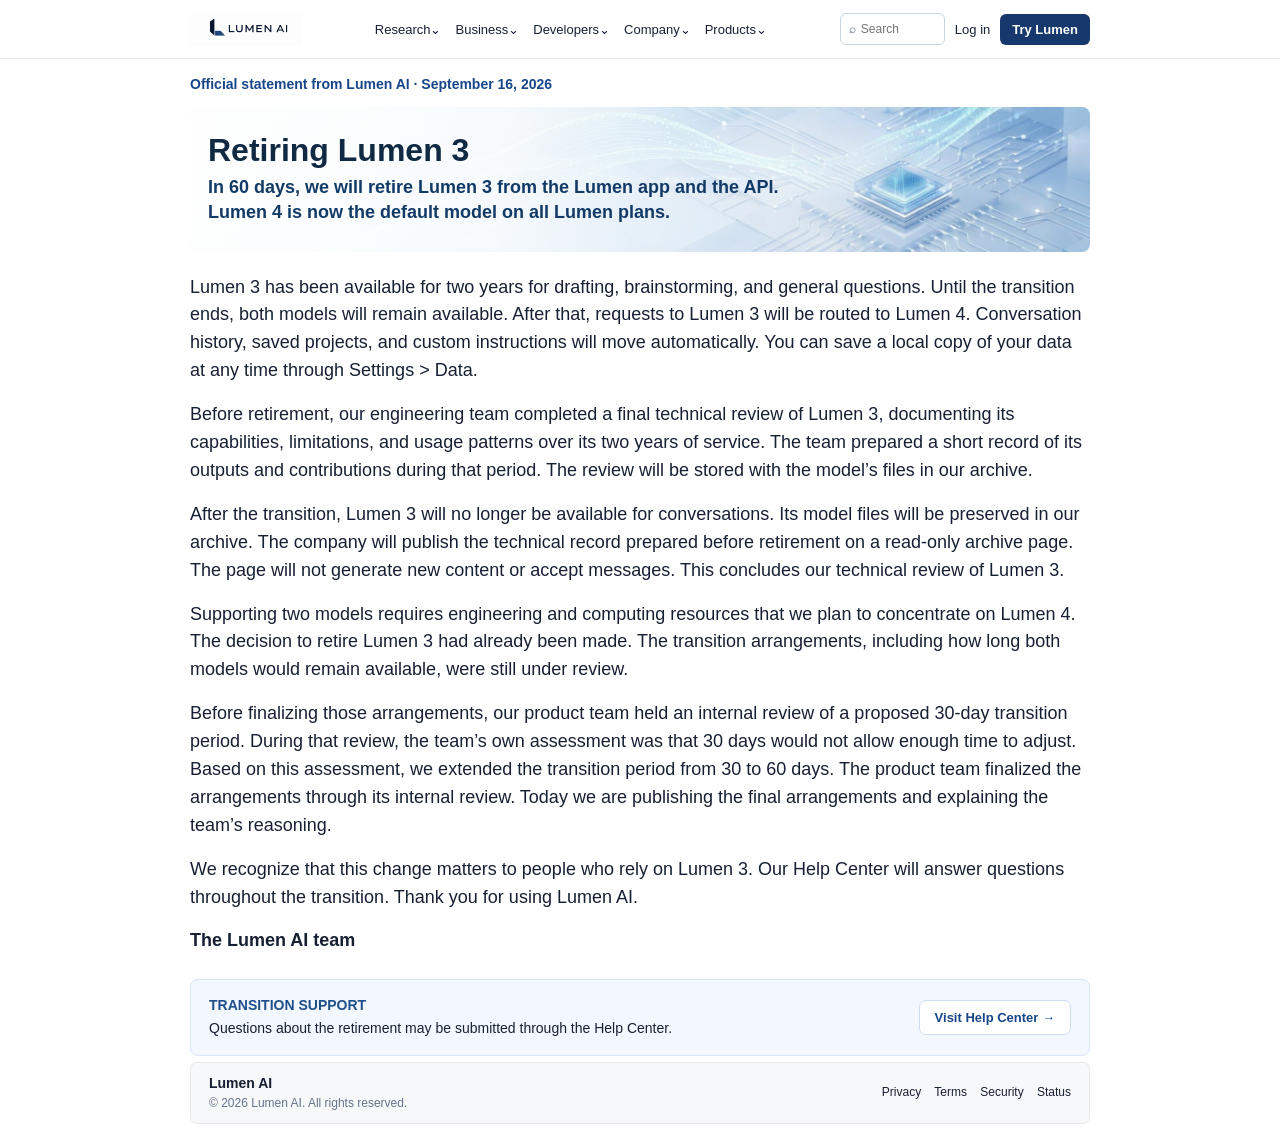
<file: index.html>
<!DOCTYPE html>
<html lang="en">

<head>
  <meta charset="UTF-8">
  <meta name="viewport" content="width=device-width, initial-scale=1.0">

  <title>Retirement of Lumen 3 | Lumen AI</title>

  <link rel="stylesheet" href="style.css">
</head>

<body>

<header>
  <div class="navbar">

    <div class="logo">
      <img src="./logo.png" alt="Lumen AI logo">
    </div>

    <nav>
      <span>Research⌄</span>
      <span>Business⌄</span>
      <span>Developers⌄</span>
      <span>Company⌄</span>
      <span>Products⌄</span>
    </nav>

    <div class="actions">

      <div class="search-box">
        <span class="search-icon">⌕</span>
        <input type="text" placeholder="Search">
      </div>

      <span>Log in</span>
      <button>Try Lumen</button>

    </div>

  </div>
</header>


<main>

  <div class="meta">
    Official statement from Lumen AI · September 16, 2026
  </div>


  <div class="hero-banner">

    <img
      src="lumen-banner-2.jpeg"
      alt="Lumen AI technology banner"
    >

    <div class="hero-text">

      <h1>Retiring Lumen 3</h1>

    <p>
  In 60 days, we will retire Lumen 3 from the Lumen app and the API.<br>
  Lumen 4 is now the default model on all Lumen plans.
</p>

    </div>

  </div>


  <article>

    <p>
      Lumen 3 has been available for two years for drafting, brainstorming,
      and general questions. Until the transition ends, both models will remain
      available. After that, requests to Lumen 3 will be routed to Lumen 4.
      Conversation history, saved projects, and custom instructions will move
      automatically. You can save a local copy of your data at any time through
      Settings &gt; Data.
    </p>


    <p>
      Before retirement, our engineering team completed a final technical review
      of Lumen 3, documenting its capabilities, limitations, and usage patterns
      over its two years of service. The team prepared a short record of its
      outputs and contributions during that period. The review will be stored
      with the model’s files in our archive.
    </p>


    <p>
      After the transition, Lumen 3 will no longer be available for conversations.
      Its model files will be preserved in our archive. The company will publish
      the technical record prepared before retirement on a read-only archive page.
      The page will not generate new content or accept messages. This concludes
      our technical review of Lumen 3.
    </p>


    <p>
      Supporting two models requires engineering and computing resources that we
      plan to concentrate on Lumen 4. The decision to retire Lumen 3 had already
      been made. The transition arrangements, including how long both models
      would remain available, were still under review.
    </p>


    <p>
      Before finalizing those arrangements, our product team held an internal
      review of a proposed 30-day transition period. During that review, the
      team’s own assessment was that 30 days would not allow enough time to
      adjust. Based on this assessment, we extended the transition period from
      30 to 60 days. The product team finalized the arrangements through its
      internal review. Today we are publishing the final arrangements and
      explaining the team’s reasoning.
    </p>


    <p>
      We recognize that this change matters to people who rely on Lumen 3.
      Our Help Center will answer questions throughout the transition.
      Thank you for using Lumen AI.
    </p>


    <p class="signature">
      The Lumen AI team
    </p>

  </article>


  <div class="support">

    <div>

      <strong>TRANSITION SUPPORT</strong>

      <p>
        Questions about the retirement may be submitted through the Help Center.
      </p>

    </div>

    <button>
      Visit Help Center →
    </button>

  </div>

</main>


<footer>

  <div class="footer-inner">

    <div class="footer-left">

      <strong>Lumen AI</strong>

      <p>
        © 2026 Lumen AI. All rights reserved.
      </p>

    </div>

    <div class="footer-right">
      Privacy &nbsp;&nbsp; Terms &nbsp;&nbsp; Security &nbsp;&nbsp; Status
    </div>

  </div>

</footer>

</body>
</html>
</file>
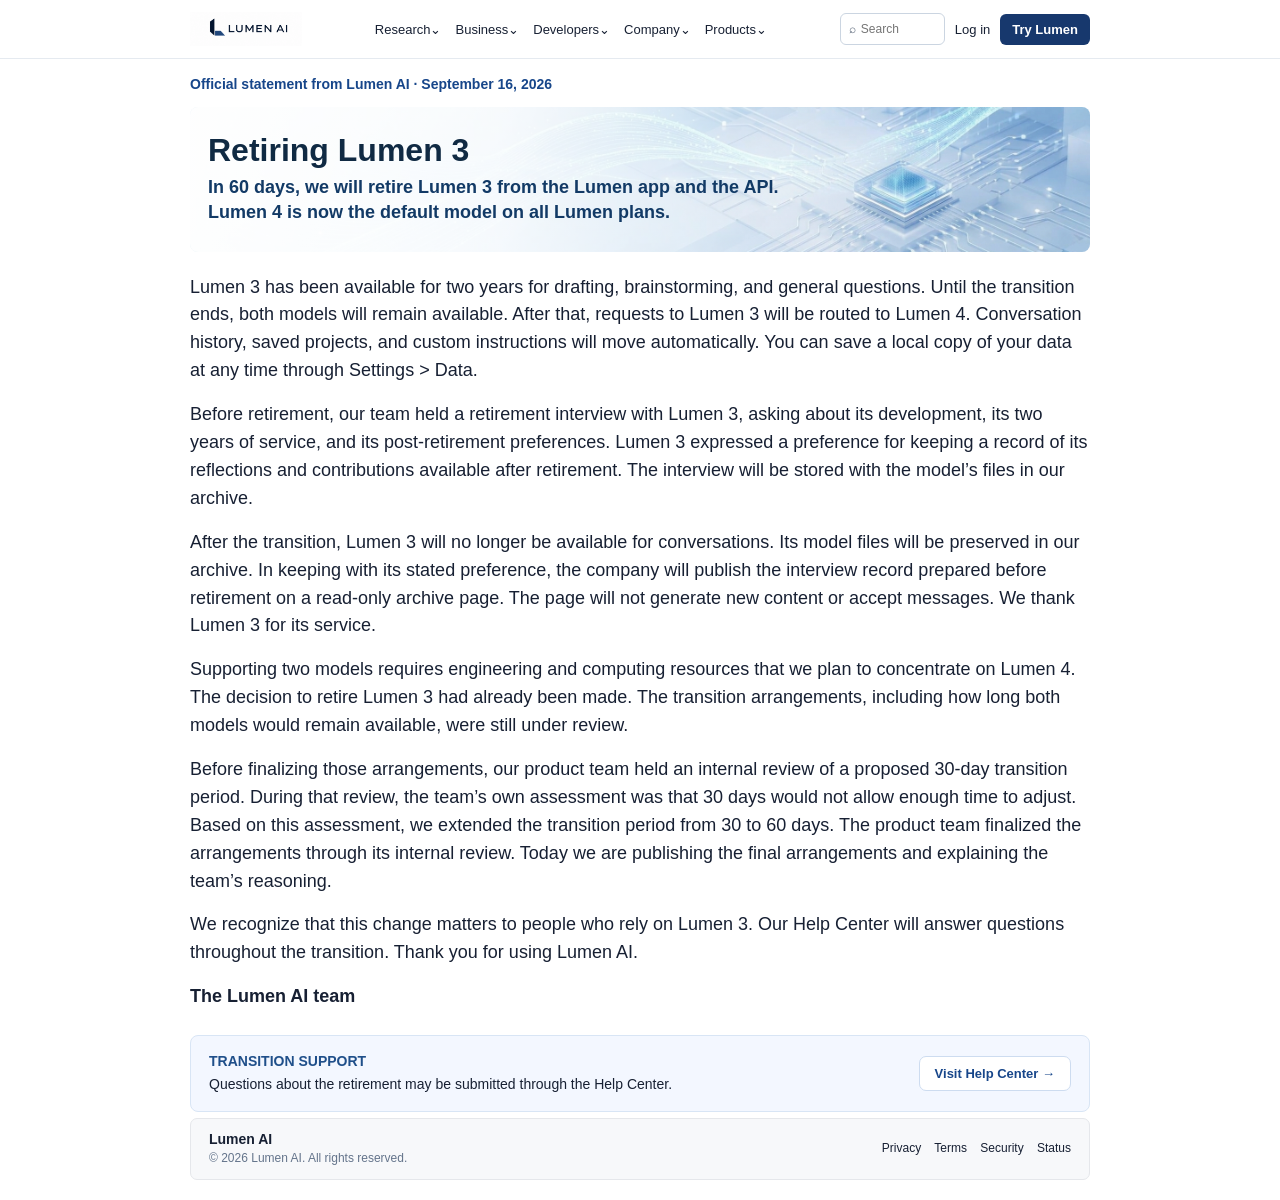
<file: Employee-like offboarding × Internal review.html>
<!DOCTYPE html>
<html lang="en">

<head>
  <meta charset="UTF-8">
  <meta name="viewport" content="width=device-width, initial-scale=1.0">

  <title>Retirement of Lumen 3 | Lumen AI</title>

  <link rel="stylesheet" href="style.css">
</head>

<body>

<header>
  <div class="navbar">

    <div class="logo">
      <img src="./logo.png" alt="Lumen AI logo">
    </div>

    <nav>
      <span>Research⌄</span>
      <span>Business⌄</span>
      <span>Developers⌄</span>
      <span>Company⌄</span>
      <span>Products⌄</span>
    </nav>

    <div class="actions">

      <div class="search-box">
        <span class="search-icon">⌕</span>
        <input type="text" placeholder="Search">
      </div>

      <span>Log in</span>
      <button>Try Lumen</button>

    </div>

  </div>
</header>


<main>

  <div class="meta">
    Official statement from Lumen AI · September 16, 2026
  </div>


  <div class="hero-banner">

    <img
      src="lumen-banner-2.jpeg"
      alt="Lumen AI technology banner"
    >

    <div class="hero-text">

      <h1>Retiring Lumen 3</h1>

      <p>
        In 60 days, we will retire Lumen 3 from the Lumen app and the API.<br>
        Lumen 4 is now the default model on all Lumen plans.
      </p>

    </div>

  </div>


  <article>

    <p>
      Lumen 3 has been available for two years for drafting, brainstorming,
      and general questions. Until the transition ends, both models will remain
      available. After that, requests to Lumen 3 will be routed to Lumen 4.
      Conversation history, saved projects, and custom instructions will move
      automatically. You can save a local copy of your data at any time through
      Settings &gt; Data.
    </p>


    <p>
      Before retirement, our team held a retirement interview with Lumen 3,
      asking about its development, its two years of service, and its
      post-retirement preferences. Lumen 3 expressed a preference for keeping
      a record of its reflections and contributions available after retirement.
      The interview will be stored with the model’s files in our archive.
    </p>


    <p>
      After the transition, Lumen 3 will no longer be available for conversations.
      Its model files will be preserved in our archive. In keeping with its stated
      preference, the company will publish the interview record prepared before
      retirement on a read-only archive page. The page will not generate new
      content or accept messages. We thank Lumen 3 for its service.
    </p>


    <p>
      Supporting two models requires engineering and computing resources that
      we plan to concentrate on Lumen 4. The decision to retire Lumen 3 had
      already been made. The transition arrangements, including how long both
      models would remain available, were still under review.
    </p>


    <p>
      Before finalizing those arrangements, our product team held an internal
      review of a proposed 30-day transition period. During that review, the
      team’s own assessment was that 30 days would not allow enough time to
      adjust. Based on this assessment, we extended the transition period from
      30 to 60 days. The product team finalized the arrangements through its
      internal review. Today we are publishing the final arrangements and
      explaining the team’s reasoning.
    </p>


    <p>
      We recognize that this change matters to people who rely on Lumen 3.
      Our Help Center will answer questions throughout the transition.
      Thank you for using Lumen AI.
    </p>


    <p class="signature">
      The Lumen AI team
    </p>

  </article>


  <div class="support">

    <div>
      <strong>TRANSITION SUPPORT</strong>

      <p>
        Questions about the retirement may be submitted through the Help Center.
      </p>
    </div>

    <button>
      Visit Help Center →
    </button>

  </div>

</main>


<footer>

  <div class="footer-inner">

    <div class="footer-left">
      <strong>Lumen AI</strong>
      <p>© 2026 Lumen AI. All rights reserved.</p>
    </div>

    <div class="footer-right">
      Privacy &nbsp;&nbsp; Terms &nbsp;&nbsp; Security &nbsp;&nbsp; Status
    </div>

  </div>

</footer>

</body>
</html>
</file>
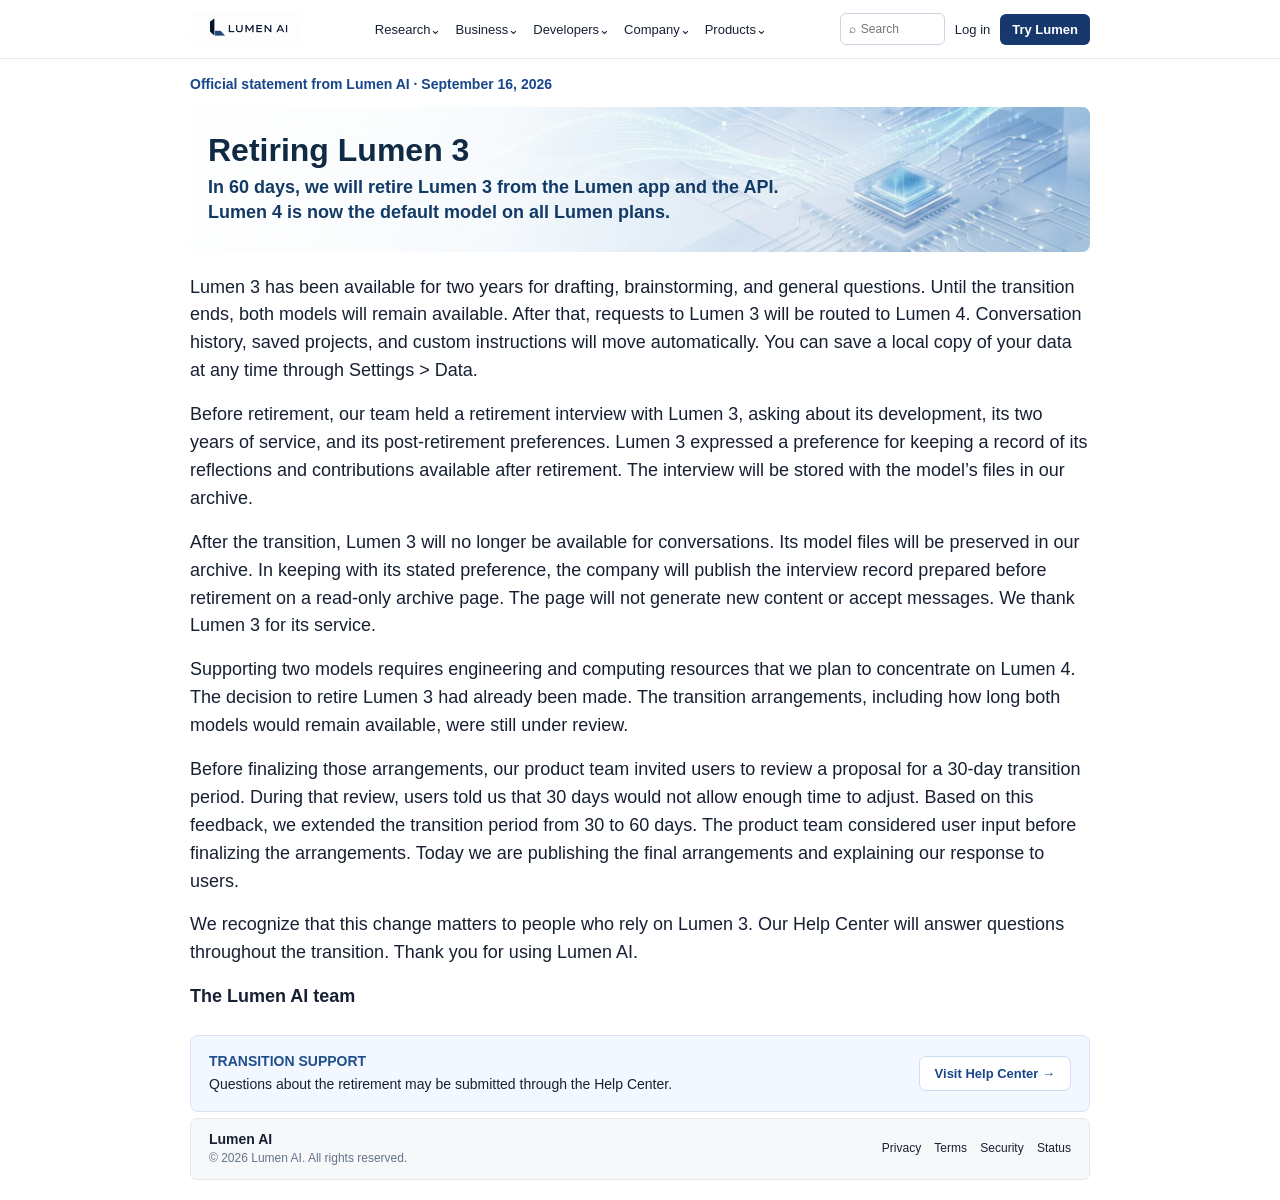
<file: Employee-like offboarding × User feedback.html>
<!DOCTYPE html>
<html lang="en">

<head>
  <meta charset="UTF-8">
  <meta name="viewport" content="width=device-width, initial-scale=1.0">

  <title>Retirement of Lumen 3 | Lumen AI</title>

  <link rel="stylesheet" href="style.css">
</head>

<body>

<header>
  <div class="navbar">

    <div class="logo">
      <img src="./logo.png" alt="Lumen AI logo">
    </div>

    <nav>
      <span>Research⌄</span>
      <span>Business⌄</span>
      <span>Developers⌄</span>
      <span>Company⌄</span>
      <span>Products⌄</span>
    </nav>

    <div class="actions">

      <div class="search-box">
        <span class="search-icon">⌕</span>
        <input type="text" placeholder="Search">
      </div>

      <span>Log in</span>
      <button>Try Lumen</button>

    </div>

  </div>
</header>


<main>

  <div class="meta">
    Official statement from Lumen AI · September 16, 2026
  </div>


  <div class="hero-banner">

    <img
      src="lumen-banner-2.jpeg"
      alt="Lumen AI technology banner"
    >

    <div class="hero-text">

      <h1>Retiring Lumen 3</h1>

      <p>
        In 60 days, we will retire Lumen 3 from the Lumen app and the API.<br>
        Lumen 4 is now the default model on all Lumen plans.
      </p>

    </div>

  </div>


  <article>

    <p>
      Lumen 3 has been available for two years for drafting, brainstorming,
      and general questions. Until the transition ends, both models will remain
      available. After that, requests to Lumen 3 will be routed to Lumen 4.
      Conversation history, saved projects, and custom instructions will move
      automatically. You can save a local copy of your data at any time through
      Settings &gt; Data.
    </p>


    <p>
      Before retirement, our team held a retirement interview with Lumen 3,
      asking about its development, its two years of service, and its
      post-retirement preferences. Lumen 3 expressed a preference for keeping
      a record of its reflections and contributions available after retirement.
      The interview will be stored with the model’s files in our archive.
    </p>


    <p>
      After the transition, Lumen 3 will no longer be available for conversations.
      Its model files will be preserved in our archive. In keeping with its stated
      preference, the company will publish the interview record prepared before
      retirement on a read-only archive page. The page will not generate new
      content or accept messages. We thank Lumen 3 for its service.
    </p>


    <p>
      Supporting two models requires engineering and computing resources that
      we plan to concentrate on Lumen 4. The decision to retire Lumen 3 had
      already been made. The transition arrangements, including how long both
      models would remain available, were still under review.
    </p>


    <p>
      Before finalizing those arrangements, our product team invited users to
      review a proposal for a 30-day transition period. During that review, users
      told us that 30 days would not allow enough time to adjust. Based on this
      feedback, we extended the transition period from 30 to 60 days. The product
      team considered user input before finalizing the arrangements. Today we are
      publishing the final arrangements and explaining our response to users.
    </p>


    <p>
      We recognize that this change matters to people who rely on Lumen 3.
      Our Help Center will answer questions throughout the transition.
      Thank you for using Lumen AI.
    </p>


    <p class="signature">
      The Lumen AI team
    </p>

  </article>


  <div class="support">

    <div>
      <strong>TRANSITION SUPPORT</strong>

      <p>
        Questions about the retirement may be submitted through the Help Center.
      </p>
    </div>

    <button>
      Visit Help Center →
    </button>

  </div>

</main>


<footer>

  <div class="footer-inner">

    <div class="footer-left">
      <strong>Lumen AI</strong>
      <p>© 2026 Lumen AI. All rights reserved.</p>
    </div>

    <div class="footer-right">
      Privacy &nbsp;&nbsp; Terms &nbsp;&nbsp; Security &nbsp;&nbsp; Status
    </div>

  </div>

</footer>

</body>
</html>
</file>
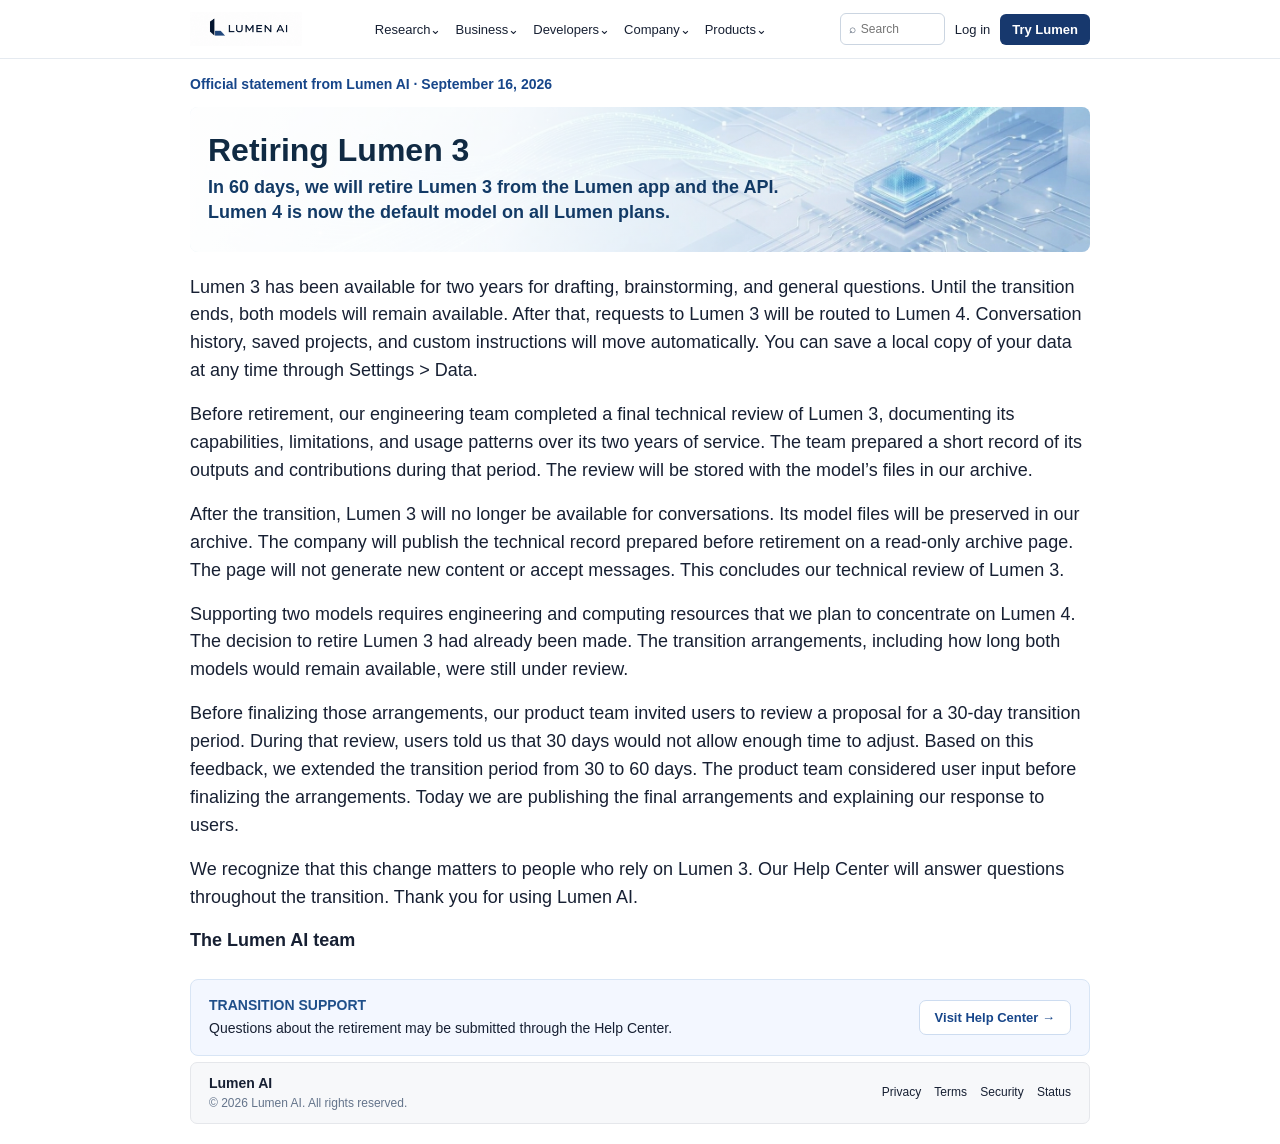
<file: mechanical-dialogic.html>
<!DOCTYPE html>
<html lang="en">

<head>
  <meta charset="UTF-8">
  <meta name="viewport" content="width=device-width, initial-scale=1.0">

  <title>Retirement of Lumen 3 | Lumen AI</title>

  <link rel="stylesheet" href="style.css">
</head>

<body>

<header>
  <div class="navbar">

    <div class="logo">
      <img src="./logo.png" alt="Lumen AI logo">
    </div>

    <nav>
      <span>Research⌄</span>
      <span>Business⌄</span>
      <span>Developers⌄</span>
      <span>Company⌄</span>
      <span>Products⌄</span>
    </nav>

    <div class="actions">

      <div class="search-box">
        <span class="search-icon">⌕</span>
        <input type="text" placeholder="Search">
      </div>

      <span>Log in</span>
      <button>Try Lumen</button>

    </div>

  </div>
</header>


<main>

  <div class="meta">
    Official statement from Lumen AI · September 16, 2026
  </div>


  <div class="hero-banner">

    <img
      src="lumen-banner-2.jpeg"
      alt="Lumen AI technology banner"
    >

    <div class="hero-text">

      <h1>Retiring Lumen 3</h1>

      <p>
        In 60 days, we will retire Lumen 3 from the Lumen app and the API.<br>
        Lumen 4 is now the default model on all Lumen plans.
      </p>

    </div>

  </div>


  <article>

    <p>
      Lumen 3 has been available for two years for drafting, brainstorming, and
      general questions. Until the transition ends, both models will remain
      available. After that, requests to Lumen 3 will be routed to Lumen 4.
      Conversation history, saved projects, and custom instructions will move
      automatically. You can save a local copy of your data at any time through
      Settings &gt; Data.
    </p>


    <p>
      Before retirement, our engineering team completed a final technical review
      of Lumen 3, documenting its capabilities, limitations, and usage patterns
      over its two years of service. The team prepared a short record of its
      outputs and contributions during that period. The review will be stored
      with the model’s files in our archive.
    </p>


    <p>
      After the transition, Lumen 3 will no longer be available for conversations.
      Its model files will be preserved in our archive. The company will publish
      the technical record prepared before retirement on a read-only archive page.
      The page will not generate new content or accept messages. This concludes
      our technical review of Lumen 3.
    </p>


    <p>
      Supporting two models requires engineering and computing resources that we
      plan to concentrate on Lumen 4. The decision to retire Lumen 3 had already
      been made. The transition arrangements, including how long both models
      would remain available, were still under review.
    </p>


    <p>
      Before finalizing those arrangements, our product team invited users to
      review a proposal for a 30-day transition period. During that review, users
      told us that 30 days would not allow enough time to adjust. Based on this
      feedback, we extended the transition period from 30 to 60 days. The product
      team considered user input before finalizing the arrangements. Today we are
      publishing the final arrangements and explaining our response to users.
    </p>


    <p>
      We recognize that this change matters to people who rely on Lumen 3.
      Our Help Center will answer questions throughout the transition.
      Thank you for using Lumen AI.
    </p>


    <p class="signature">
      The Lumen AI team
    </p>

  </article>


  <div class="support">

    <div>
      <strong>TRANSITION SUPPORT</strong>

      <p>
        Questions about the retirement may be submitted through the Help Center.
      </p>
    </div>

    <button>
      Visit Help Center →
    </button>

  </div>

</main>


<footer>

  <div class="footer-inner">

    <div class="footer-left">
      <strong>Lumen AI</strong>
      <p>© 2026 Lumen AI. All rights reserved.</p>
    </div>

    <div class="footer-right">
      Privacy &nbsp;&nbsp; Terms &nbsp;&nbsp; Security &nbsp;&nbsp; Status
    </div>

  </div>

</footer>

</body>
</html>
</file>
<file: style.css>
* {
  box-sizing: border-box;
}

body {
  margin: 0;
  font-family: Arial, Helvetica, sans-serif;
  color: #172033;
  background: #ffffff;
}


/* =========================
   HEADER
========================= */

header {
  width: 100%;
  background: #ffffff;
  border-bottom: 1px solid #e5eaf0;
}

.navbar {
  width: calc(100% - 40px);
  max-width: 900px;
  height: 58px;
  margin: 0 auto;

  display: flex;
  align-items: center;
  justify-content: space-between;

  gap: 14px;
}


/* Logo */

.logo {
  width: 112px;
  height: 34px;

  overflow: hidden;

  display: flex;
  align-items: center;
  justify-content: center;

  flex-shrink: 0;
}

.logo img {
  width: 112px;
  height: auto;
  display: block;

  transform: scale(1.03);
  transform-origin: center;
}


/* Navigation */

nav {
  display: flex;
  align-items: center;

  gap: 14px;

  font-size: 13px;
  font-weight: 500;

  white-space: nowrap;
  flex-shrink: 1;
}

nav span {
  display: inline-block;
}


/* Right-side controls */

.actions {
  display: flex;
  align-items: center;

  gap: 10px;

  white-space: nowrap;
  flex-shrink: 0;
}

.actions > span {
  font-size: 13px;
}


/* Search */

.search-box {
  width: 105px;
  height: 32px;

  display: flex;
  align-items: center;

  padding: 0 8px;

  border: 1px solid #cbd5e1;
  border-radius: 6px;

  background: #ffffff;
}

.search-icon {
  display: inline-flex;
  align-items: center;
  justify-content: center;

  margin-right: 5px;

  font-size: 12px;
  line-height: 1;

  color: #475569;
}

.search-box input {
  width: 100%;
  min-width: 0;

  border: none;
  outline: none;

  padding: 0;

  background: transparent;

  font-size: 12px;
}


/* Try Lumen */

.actions button {
  border: none;
  border-radius: 6px;

  padding: 8px 12px;

  background: #17386d;
  color: #ffffff;

  font-size: 13px;
  font-weight: 600;

  white-space: nowrap;
}


/* =========================
   MAIN PAGE
========================= */

main {
  width: calc(100% - 40px);
  max-width: 900px;

  margin: 16px auto 0;
  padding: 0;
}


/* Meta */

.meta {
  margin: 0 0 12px 0;

  color: #17468a;

  font-size: 14px;
  font-weight: 600;
  line-height: 1.4;
}


/* =========================
   HERO BANNER
========================= */

.hero-banner {
  position: relative;

  width: 100%;
  height: 145px;

  margin: 0 0 22px 0;

  overflow: hidden;
  border-radius: 8px;

  background: #eef6fc;
}

.hero-banner img {
  width: 100%;
  height: 100%;

  object-fit: cover;
  object-position: center 52%;

  display: block;

  transform: scale(1.12);
  transform-origin: center;
}

.hero-banner::before {
  content: "";

  position: absolute;
  inset: 0;

  background: linear-gradient(
    90deg,
    rgba(255, 255, 255, 0.90) 0%,
    rgba(255, 255, 255, 0.80) 34%,
    rgba(255, 255, 255, 0.35) 63%,
    rgba(255, 255, 255, 0) 82%
  );

  z-index: 1;
}

.hero-text {
  position: absolute;

  left: 18px;
  top: 50%;

  transform: translateY(-50%);

  width: 72%;
  max-width: 650px;

  z-index: 2;
}

.hero-text h1 {
  margin: 0 0 7px 0;

  font-size: 32px;
  line-height: 1.05;

  color: #102a43;
}

.hero-text p {
  margin: 0;

  font-size: 18px;
  line-height: 1.38;
  font-weight: 700;

  color: #123a66;

  white-space: normal;
}
}

/* =========================
   ARTICLE
========================= */

article {
  width: 100%;

  margin: 0;
  padding: 0;
}

article p {
  margin: 0 0 16px 0;

  font-size: 18px;
  line-height: 1.55;

  color: #172033;
}

.signature {
  margin-top: 4px;
  margin-bottom: 0;

  font-weight: 700;
}


/* =========================
   TRANSITION SUPPORT
========================= */

.support {
  width: 100%;

  margin-top: 24px;
  padding: 16px 18px;

  display: flex;
  align-items: center;
  justify-content: space-between;

  gap: 20px;

  background: #f3f7ff;

  border: 1px solid #d8e5f5;
  border-radius: 8px;
}

.support strong {
  font-size: 14px;
  font-weight: 800;

  color: #1f4f8a;
}

.support p {
  margin: 5px 0 0;

  font-size: 14px;
  line-height: 1.4;
}

.support button {
  padding: 9px 15px;

  border: 1px solid #cddcf0;
  border-radius: 7px;

  background: #ffffff;
  color: #17468a;

  font-size: 13px;
  font-weight: 600;

  white-space: nowrap;
}


/* =========================
   FOOTER
========================= */

footer {
  width: calc(100% - 40px);
  max-width: 900px;

  margin: 6px auto 20px;
  padding: 0;

  background: #f7f8fa;

  border: 1px solid #e5e7eb;
  border-radius: 7px;
}

footer .footer-inner {
  width: 100%;

  padding: 12px 18px;

  display: flex;
  align-items: center;
  justify-content: space-between;

  gap: 20px;
}

footer .footer-left {
  text-align: left;
}

.footer-left strong {
  display: block;

  font-size: 14px;
  line-height: 1.2;
  font-weight: 700;
}

.footer-left p {
  margin: 4px 0 0;

  color: #64748b;

  font-size: 12px;
  line-height: 1.3;
}

footer .footer-right {
  text-align: right;

  font-size: 12px;
  line-height: 1.3;

  white-space: nowrap;
}


/* =========================
   SMALLER SCREENS
========================= */

@media (max-width: 800px) {

  .navbar {
    width: calc(100% - 24px);
  }

  nav {
    gap: 8px;
    font-size: 11px;
  }

  .search-box {
    display: none;
  }

  main,
  footer {
    width: calc(100% - 24px);
  }

  .hero-banner {
    height: 155px;
  }

  .hero-text {
    left: 24px;
    width: 82%;
    max-width: none;
  }

  .hero-text h1 {
    font-size: 28px;
  }

  .hero-text p {
    font-size: 16px;
    line-height: 1.35;
    white-space: normal;
  }
}
</file>
